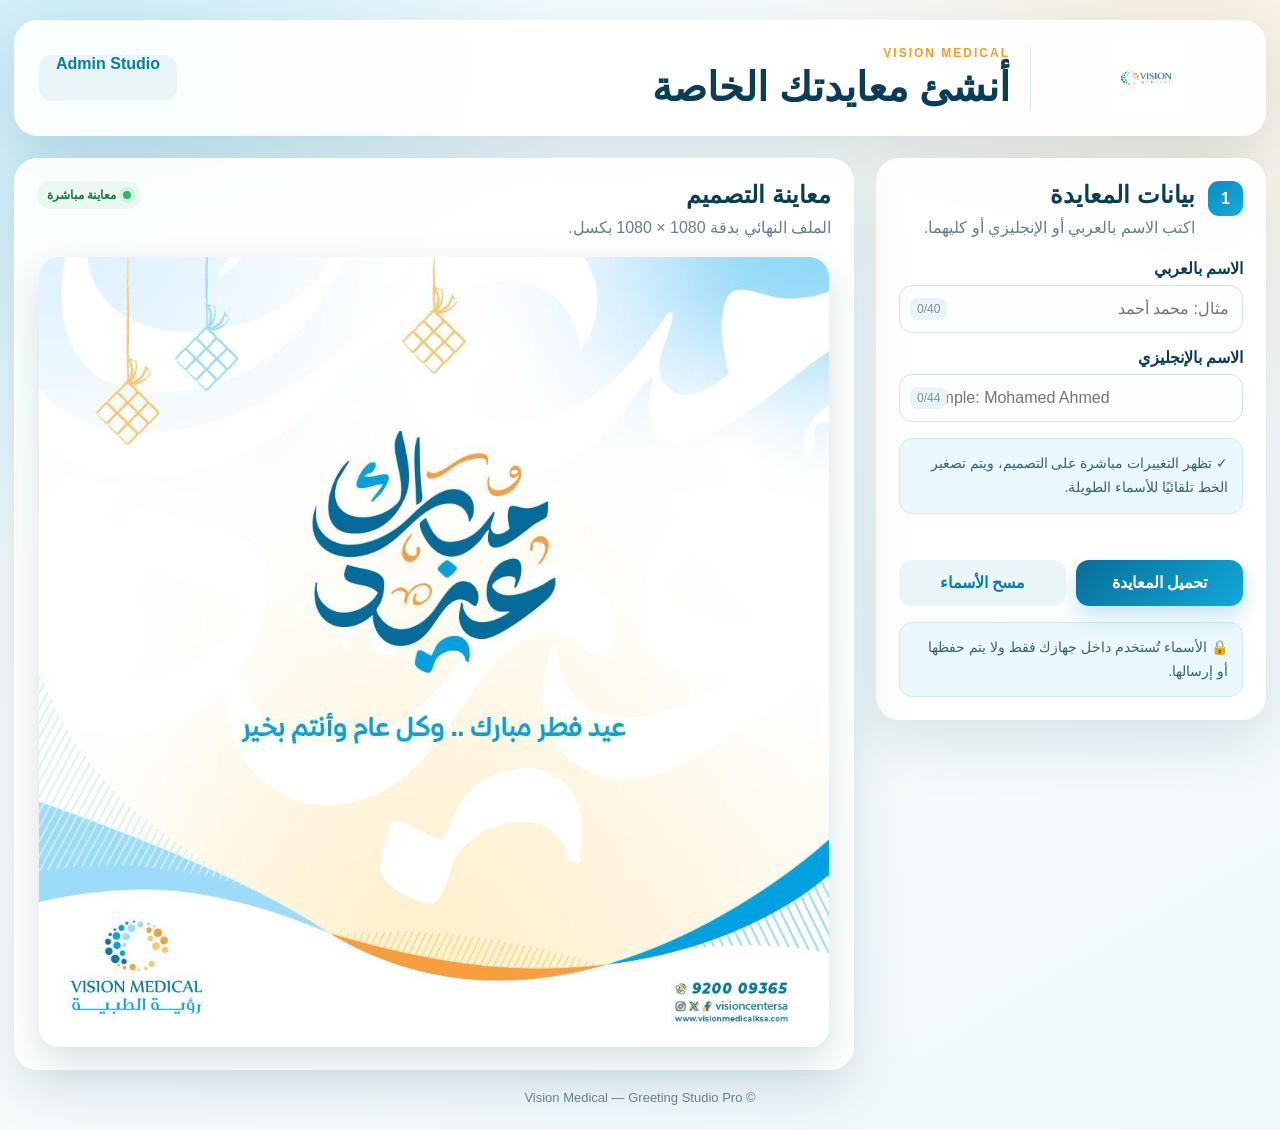
<file: index.html>
<!doctype html><html lang="ar" dir="rtl"><head>
<meta charset="utf-8"><meta name="viewport" content="width=device-width,initial-scale=1">
<meta name="theme-color" content="#078fc4"><title>Vision Medical | Greeting Studio</title>
<link rel="icon" href="./favicon.png"><link rel="stylesheet" href="./styles.css"></head>
<body><main class="app-shell">
<header class="topbar glass">
 <div class="brand"><img src="./vision-logo.png" alt="Vision Medical"><div class="brand-copy"><span class="kicker">VISION MEDICAL</span><h1 id="mainHeading">أنشئ معايدتك الخاصة</h1></div></div>
 <div class="top-actions"><a class="btn btn-soft" href="./admin.html">Admin Studio</a></div>
</header>
<section class="main-grid">
 <aside class="panel glass">
  <div class="panel-head"><span class="step">1</span><div><h2>بيانات المعايدة</h2><p class="muted">اكتب الاسم بالعربي أو الإنجليزي أو كليهما.</p></div></div>
  <label for="arName">الاسم بالعربي</label><div class="input-wrap"><input id="arName" type="text" maxlength="40" placeholder="مثال: محمد أحمد" dir="rtl"><span class="counter" id="arCount">0/40</span></div>
  <label for="enName">الاسم بالإنجليزي</label><div class="input-wrap"><input id="enName" type="text" maxlength="44" placeholder="Example: Mohamed Ahmed" dir="ltr"><span class="counter" id="enCount">0/44</span></div>
  <div class="notice">✓ تظهر التغييرات مباشرة على التصميم، ويتم تصغير الخط تلقائيًا للأسماء الطويلة.</div>
  <p class="error" id="error"></p>
  <div class="actions"><button class="btn btn-primary" id="download">تحميل المعايدة</button><button class="btn btn-soft" id="clear">مسح الأسماء</button></div>
  <div class="notice">🔒 الأسماء تُستخدم داخل جهازك فقط ولا يتم حفظها أو إرسالها.</div>
 </aside>
 <section class="preview-panel glass">
  <div class="preview-head"><div><h2>معاينة التصميم</h2><p class="muted">الملف النهائي بدقة 1080 × 1080 بكسل.</p></div><span class="live"><i></i> معاينة مباشرة</span></div>
  <div class="stage"><div class="loading" id="loading"><div class="spinner"></div><strong>جارٍ تحميل التصميم…</strong></div><canvas id="canvas" width="1080" height="1080"></canvas></div>
 </section>
</section><footer class="footer">© Vision Medical — Greeting Studio Pro</footer></main>
<div class="toast" id="toast"></div><script src="./common.js"></script><script src="./employee.js"></script></body></html>
</file>
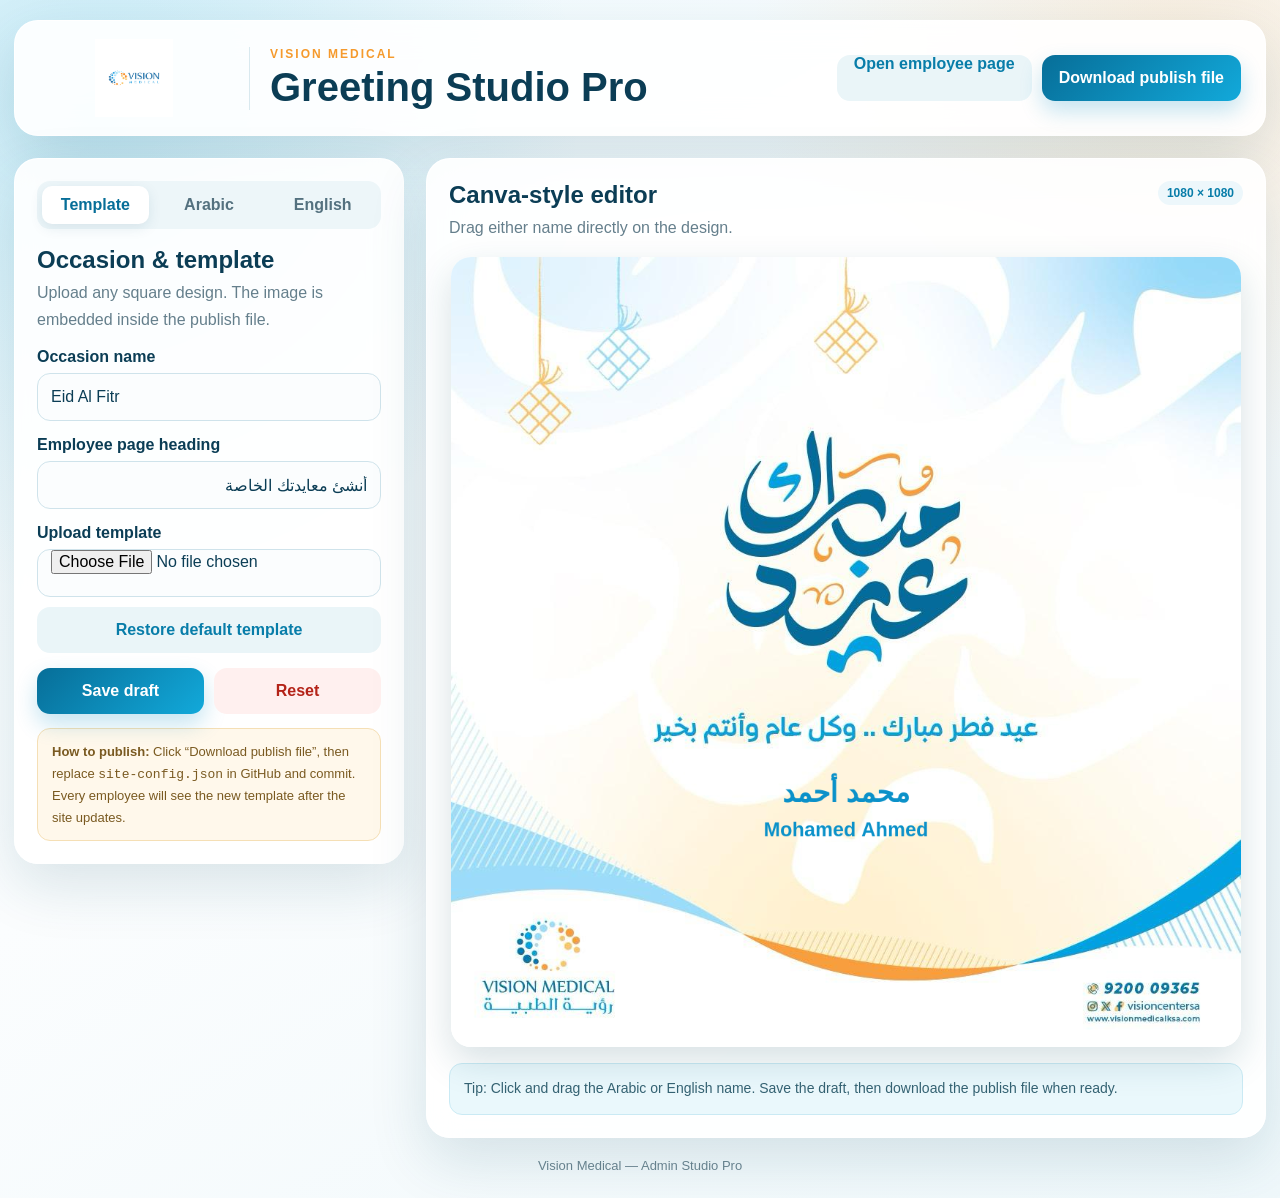
<file: admin.html>
<!doctype html><html lang="en" dir="ltr"><head>
<meta charset="utf-8"><meta name="viewport" content="width=device-width,initial-scale=1">
<meta name="theme-color" content="#078fc4"><title>Vision Medical | Admin Studio</title>
<link rel="icon" href="./favicon.png"><link rel="stylesheet" href="./styles.css"></head>
<body><main class="app-shell">
<header class="topbar glass">
 <div class="brand"><img src="./vision-logo.png" alt="Vision Medical"><div class="brand-copy"><span class="kicker">VISION MEDICAL</span><h1>Greeting Studio Pro</h1></div></div>
 <div class="top-actions"><a class="btn btn-soft" href="./index.html" target="_blank">Open employee page</a><button class="btn btn-primary" id="export">Download publish file</button></div>
</header>
<section class="main-grid">
 <aside class="panel glass">
  <div class="tabs"><button class="tab active" data-tab="template">Template</button><button class="tab" data-tab="arabic">Arabic</button><button class="tab" data-tab="english">English</button></div>
  <section class="admin-section active" id="template">
   <h2>Occasion & template</h2><p class="muted">Upload any square design. The image is embedded inside the publish file.</p>
   <label>Occasion name</label><input id="occasion" type="text">
   <label>Employee page heading</label><input id="headingAr" type="text" dir="rtl">
   <label>Upload template</label><input id="templateFile" type="file" accept="image/png,image/jpeg,image/webp">
   <button class="btn btn-soft" id="defaultTemplate" style="width:100%;margin-top:10px">Restore default template</button>
  </section>
  <section class="admin-section" id="arabic">
   <div class="switch-row"><h2>Arabic name</h2><label class="switch"><input id="arEnabled" type="checkbox"><span class="slider"></span></label></div>
   <label>Preview name</label><input id="arPreview" type="text" value="محمد أحمد" dir="rtl">
   <div class="split"><div><label>Font</label><select id="arFont"><option>Tahoma</option><option>Arial</option><option>Georgia</option></select></div><div><label>Size</label><input id="arSize" type="number" min="14" max="100"></div></div>
   <label>Color</label><div class="color-grid"><input id="arColor" type="color"><input id="arColorText" type="text"></div>
  </section>
  <section class="admin-section" id="english">
   <div class="switch-row"><h2>English name</h2><label class="switch"><input id="enEnabled" type="checkbox"><span class="slider"></span></label></div>
   <label>Preview name</label><input id="enPreview" type="text" value="Mohamed Ahmed" dir="ltr">
   <div class="split"><div><label>Font</label><select id="enFont"><option>Arial</option><option>Tahoma</option><option>Georgia</option></select></div><div><label>Size</label><input id="enSize" type="number" min="14" max="100"></div></div>
   <label>Color</label><div class="color-grid"><input id="enColor" type="color"><input id="enColorText" type="text"></div>
  </section>
  <div class="actions"><button class="btn btn-primary" id="saveDraft">Save draft</button><button class="btn btn-danger" id="reset">Reset</button></div>
  <div class="admin-help"><strong>How to publish:</strong> Click “Download publish file”, then replace <code>site-config.json</code> in GitHub and commit. Every employee will see the new template after the site updates.</div>
 </aside>
 <section class="preview-panel glass">
  <div class="preview-head"><div><h2>Canva-style editor</h2><p class="muted">Drag either name directly on the design.</p></div><span class="pill">1080 × 1080</span></div>
  <div class="stage"><div class="loading" id="loading"><div class="spinner"></div><strong>Loading editor…</strong></div><canvas id="canvas" width="1080" height="1080"></canvas></div>
  <div class="notice">Tip: Click and drag the Arabic or English name. Save the draft, then download the publish file when ready.</div>
 </section>
</section><footer class="footer">Vision Medical — Admin Studio Pro</footer></main>
<div class="toast" id="toast"></div><script src="./common.js"></script><script src="./admin.js"></script></body></html>
</file>
<file: styles.css>
*{box-sizing:border-box}
:root{
 --brand:#078fc4;--brand-dark:#076e98;--brand-soft:#e8f7fc;--orange:#f59a2d;
 --ink:#0b3d55;--muted:#657f8c;--line:#d9e9ef;--white:#fff;
 --shadow:0 22px 58px rgba(15,76,101,.14);--radius:24px
}
html{scroll-behavior:smooth}
body{
 margin:0;min-height:100vh;font-family:Tahoma,Arial,"Segoe UI",sans-serif;color:var(--ink);
 background:
  radial-gradient(circle at 8% 10%,rgba(16,169,217,.18),transparent 30%),
  radial-gradient(circle at 92% 4%,rgba(245,154,45,.15),transparent 26%),
  linear-gradient(150deg,#eef9fd,#fbfdfe 48%,#eff8fb);
}
button,input,select{font:inherit}button{cursor:pointer}a{text-decoration:none;color:inherit}
.app-shell{width:min(1420px,calc(100% - 28px));margin:20px auto}
.glass{background:rgba(255,255,255,.91);border:1px solid rgba(255,255,255,.96);box-shadow:var(--shadow);backdrop-filter:blur(16px);-webkit-backdrop-filter:blur(16px)}
.topbar{border-radius:var(--radius);padding:18px 24px;display:flex;align-items:center;justify-content:space-between;gap:22px}
.brand{display:flex;align-items:center;gap:20px}.brand img{width:190px;max-height:78px;object-fit:contain}
.brand-copy{border-left:1px solid var(--line);padding-left:20px}
[dir=rtl] .brand-copy{border-left:0;border-right:1px solid var(--line);padding-left:0;padding-right:20px}
.kicker{display:block;color:var(--orange);font-size:12px;font-weight:900;letter-spacing:2px}
h1{margin:4px 0 0;font-size:clamp(25px,3.3vw,40px)}h2,h3{margin:0}
.top-actions{display:flex;gap:10px;flex-wrap:wrap}
.btn{border:0;border-radius:13px;min-height:46px;padding:0 17px;font-weight:800;transition:.18s}
.btn:hover{transform:translateY(-1px)}.btn:active{transform:none}
.btn-primary{background:linear-gradient(135deg,var(--brand-dark),#12a9da);color:#fff;box-shadow:0 10px 22px rgba(7,143,196,.24)}
.btn-soft{background:#eaf5f8;color:#087da9}.btn-danger{background:#fff0ef;color:#b42318}
.main-grid{display:grid;grid-template-columns:390px minmax(0,1fr);gap:22px;margin-top:22px;align-items:start}
.panel,.preview-panel{border-radius:var(--radius);padding:22px}
.panel-head{display:flex;gap:13px;align-items:flex-start;margin-bottom:18px}
.step{width:35px;height:35px;border-radius:11px;background:linear-gradient(135deg,var(--brand),#17a9d8);color:#fff;display:grid;place-items:center;font-weight:900;flex:0 0 auto}
.muted{color:var(--muted);line-height:1.7;margin:5px 0 0}
label{display:block;font-weight:800;margin:15px 0 7px}
input[type=text],input[type=number],select,input[type=file]{
 width:100%;height:48px;border:1px solid #cfe3eb;background:#fbfdfe;border-radius:13px;padding:0 13px;color:var(--ink);outline:none
}
input:focus,select:focus{border-color:var(--brand);box-shadow:0 0 0 4px rgba(7,143,196,.1)}
.input-wrap{position:relative}.counter{position:absolute;left:11px;top:50%;transform:translateY(-50%);background:#eaf4f7;color:#78909b;padding:4px 7px;border-radius:8px;font-size:12px}
[dir=rtl] .counter{left:11px}
.notice{margin-top:16px;padding:13px 14px;background:#eaf8fc;border:1px solid #caeaf4;border-radius:13px;color:#356373;line-height:1.7;font-size:14px}
.actions{display:grid;grid-template-columns:1fr 1fr;gap:10px;margin-top:15px}
.error{min-height:22px;color:#b42318;font-weight:800;margin:9px 0 0}
.preview-head{display:flex;justify-content:space-between;gap:14px;align-items:flex-start;margin-bottom:16px}
.live{display:inline-flex;align-items:center;gap:7px;background:#eaf8ef;color:#187849;padding:7px 10px;border-radius:999px;font-size:12px;font-weight:900;white-space:nowrap}
.live i{width:8px;height:8px;border-radius:50%;background:#2eb66d;box-shadow:0 0 0 4px rgba(46,182,109,.12)}
.stage{width:min(100%,790px);aspect-ratio:1;margin:auto;background:#fff;border-radius:20px;overflow:hidden;box-shadow:0 14px 36px rgba(20,75,96,.17);position:relative;touch-action:none}
canvas{width:100%;height:100%;display:block}
.loading{position:absolute;inset:0;display:grid;place-content:center;justify-items:center;gap:13px;background:#fff;color:var(--brand);z-index:2;transition:.2s}
.loading.hide{opacity:0;pointer-events:none}
.spinner{width:38px;height:38px;border-radius:50%;border:4px solid #d8edf4;border-top-color:var(--brand);animation:spin .75s linear infinite}
@keyframes spin{to{transform:rotate(360deg)}}
.footer{text-align:center;color:#6c8590;font-size:13px;padding:20px 0 5px}
.toast{position:fixed;left:50%;bottom:25px;transform:translate(-50%,20px);opacity:0;background:#123f52;color:#fff;border-radius:13px;padding:13px 18px;box-shadow:0 12px 28px rgba(0,0,0,.18);transition:.2s;z-index:30}
.toast.show{opacity:1;transform:translate(-50%,0)}
.tabs{display:flex;gap:7px;background:#edf6f9;padding:5px;border-radius:13px;margin-bottom:17px}
.tab{flex:1;border:0;background:transparent;color:#54717f;border-radius:10px;padding:10px;font-weight:800}.tab.active{background:#fff;color:var(--brand-dark);box-shadow:0 4px 13px rgba(17,81,104,.1)}
.admin-section{display:none}.admin-section.active{display:block}
.split{display:grid;grid-template-columns:1fr 1fr;gap:10px}
.switch-row{display:flex;align-items:center;justify-content:space-between;padding:8px 0}
.switch{position:relative;width:50px;height:28px}.switch input{opacity:0;width:0;height:0}.slider{position:absolute;inset:0;background:#cbd9df;border-radius:999px;transition:.2s}
.slider:before{content:"";position:absolute;width:22px;height:22px;left:3px;top:3px;background:#fff;border-radius:50%;transition:.2s;box-shadow:0 2px 7px rgba(0,0,0,.2)}
.switch input:checked+.slider{background:var(--brand)}.switch input:checked+.slider:before{transform:translateX(22px)}
.color-grid{display:grid;grid-template-columns:58px 1fr;gap:10px}.color-grid input[type=color]{width:58px;height:48px;border:0;padding:0;background:transparent}
.admin-help{margin-top:14px;background:#fff8eb;border:1px solid #f5dfb5;color:#7a5a21;padding:12px 14px;border-radius:13px;line-height:1.65;font-size:13px}
.pill{display:inline-block;background:#edf7fb;color:#087da9;padding:5px 9px;border-radius:999px;font-size:12px;font-weight:800}
@media(max-width:950px){.main-grid{grid-template-columns:1fr}.topbar{align-items:flex-start}.brand-copy{border-left:0;padding-left:0}[dir=rtl] .brand-copy{border-right:0;padding-right:0}}
@media(max-width:620px){.app-shell{width:calc(100% - 14px);margin:7px auto}.topbar{flex-direction:column}.brand{flex-direction:column;align-items:flex-start}.brand img{width:150px}.panel,.preview-panel{padding:16px}.actions,.split{grid-template-columns:1fr}.preview-head{flex-wrap:wrap}}
</file>
